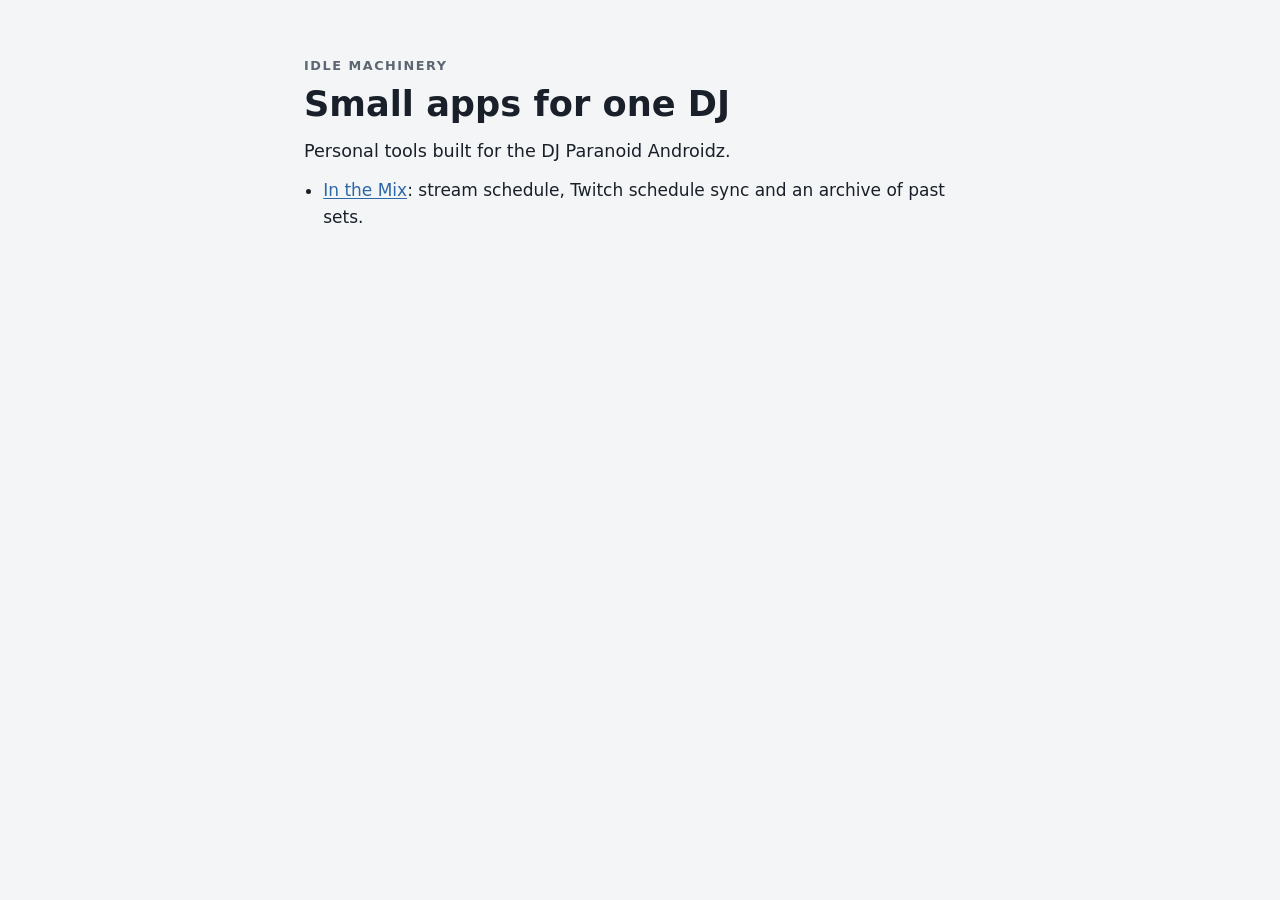
<file: index.html>
<!doctype html>
<html lang="en">
<head>
<meta charset="utf-8">
<meta name="viewport" content="width=device-width, initial-scale=1">
<title>Idle Machinery</title>
<link rel="stylesheet" href="site.css">
</head>
<body>
<main>
  <p class="eyebrow">Idle Machinery</p>
  <h1>Small apps for one DJ</h1>
  <p class="lede">Personal tools built for the DJ Paranoid Androidz.</p>
  <ul>
    <li><a href="in-the-mix/">In the Mix</a>: stream schedule, Twitch schedule sync and an archive of past sets.</li>
  </ul>
</main>
</body>
</html>
</file>
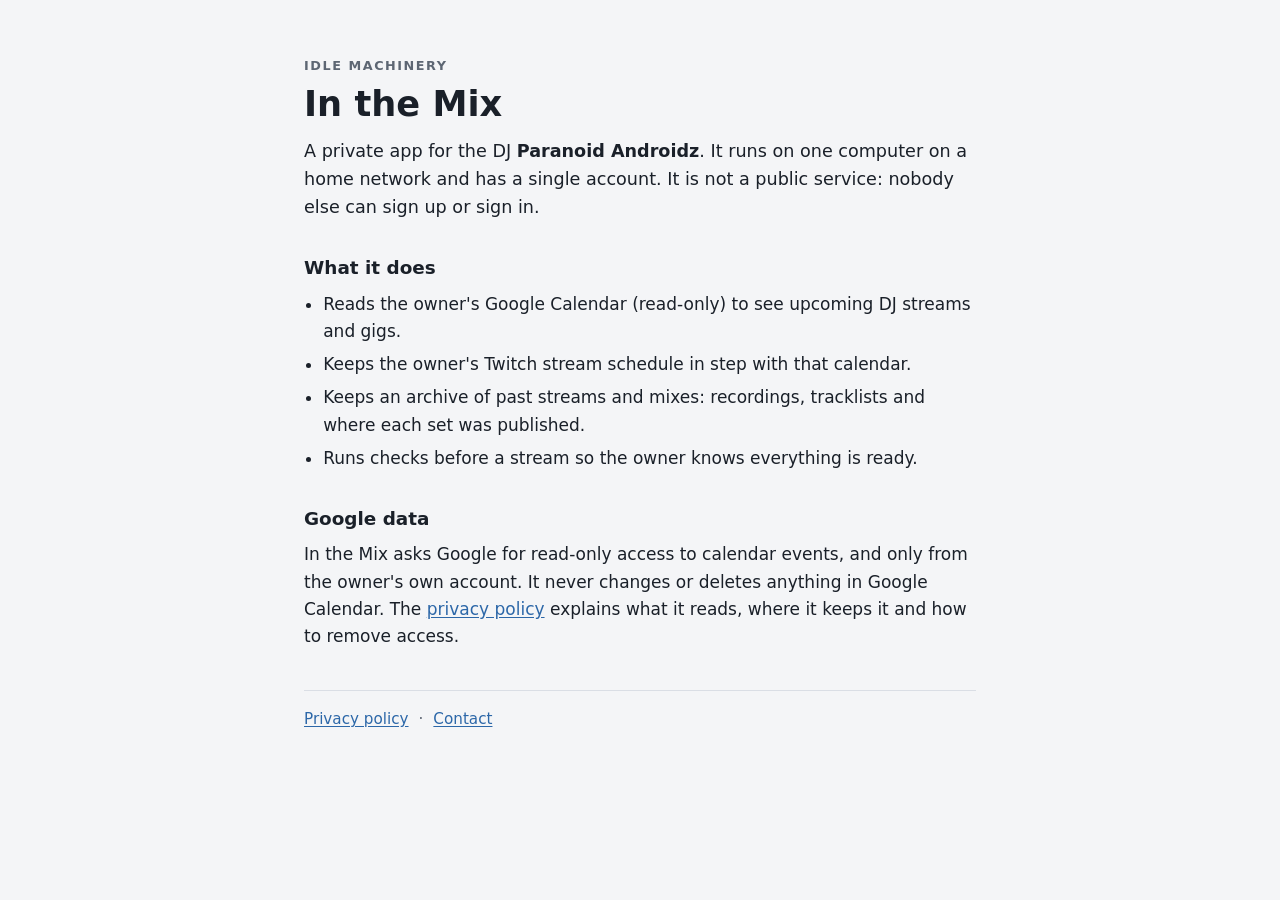
<file: in-the-mix/index.html>
<!doctype html>
<html lang="en">
<head>
<meta charset="utf-8">
<meta name="viewport" content="width=device-width, initial-scale=1">
<title>In the Mix</title>
<meta name="description" content="In the Mix is a private, single-user app for the DJ Paranoid Androidz: stream schedule, Twitch schedule sync and an archive of past sets.">
<link rel="stylesheet" href="../site.css">
</head>
<body>
<main>
  <p class="eyebrow">Idle Machinery</p>
  <h1>In the Mix</h1>
  <p class="lede">A private app for the DJ <strong>Paranoid Androidz</strong>. It runs on one computer on a home network and has a single account. It is not a public service: nobody else can sign up or sign in.</p>

  <h2>What it does</h2>
  <ul>
    <li>Reads the owner's Google Calendar (read-only) to see upcoming DJ streams and gigs.</li>
    <li>Keeps the owner's Twitch stream schedule in step with that calendar.</li>
    <li>Keeps an archive of past streams and mixes: recordings, tracklists and where each set was published.</li>
    <li>Runs checks before a stream so the owner knows everything is ready.</li>
  </ul>

  <h2>Google data</h2>
  <p>In the Mix asks Google for read-only access to calendar events, and only from the owner's own account. It never changes or deletes anything in Google Calendar. The <a href="privacy.html">privacy policy</a> explains what it reads, where it keeps it and how to remove access.</p>

  <footer>
    <a href="privacy.html">Privacy policy</a>
    <span aria-hidden="true">·</span>
    <a href="https://github.com/idlemachinery/idlemachinery.github.io/issues">Contact</a>
  </footer>
</main>
</body>
</html>
</file>
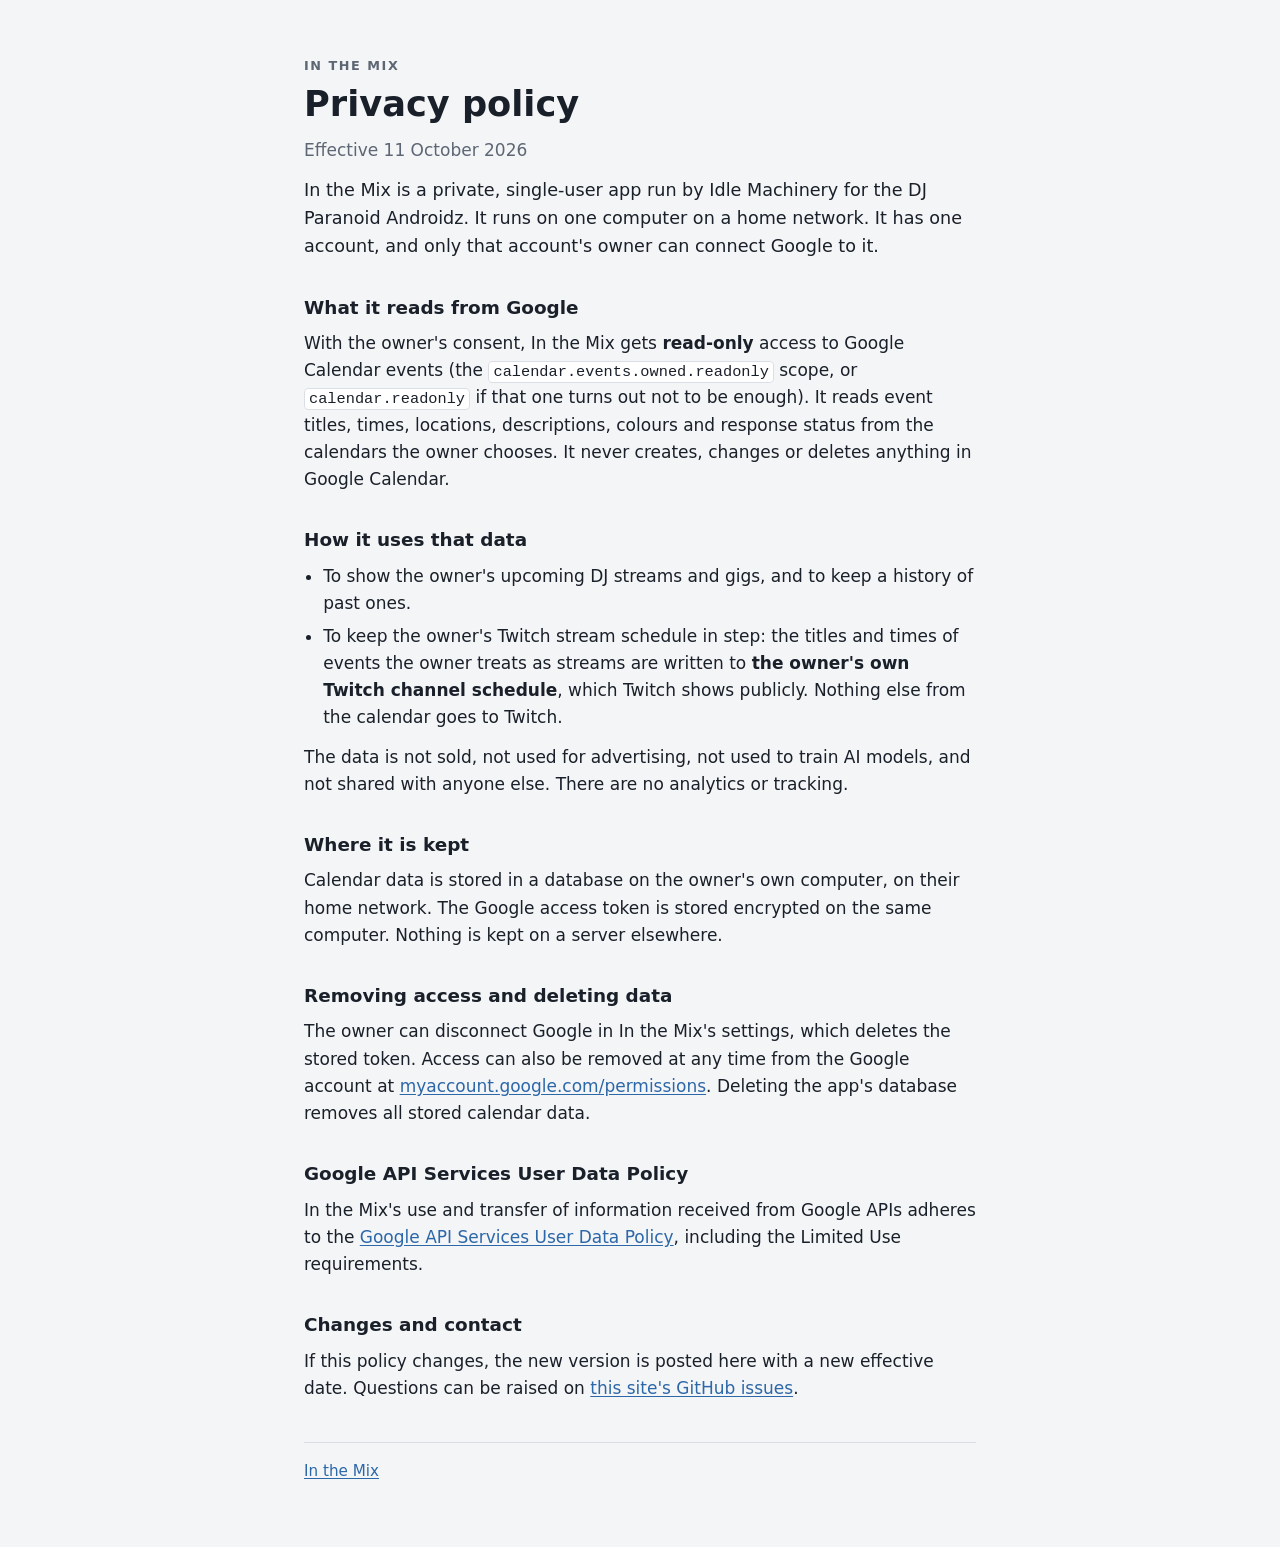
<file: in-the-mix/privacy.html>
<!doctype html>
<html lang="en">
<head>
<meta charset="utf-8">
<meta name="viewport" content="width=device-width, initial-scale=1">
<title>In the Mix privacy policy</title>
<meta name="description" content="How In the Mix uses the Google Calendar data it reads.">
<link rel="stylesheet" href="../site.css">
</head>
<body>
<main>
  <p class="eyebrow"><a href="./">In the Mix</a></p>
  <h1>Privacy policy</h1>
  <p class="muted">Effective 11 October 2026</p>

  <p class="lede">In the Mix is a private, single-user app run by Idle Machinery for the DJ Paranoid Androidz. It runs on one computer on a home network. It has one account, and only that account's owner can connect Google to it.</p>

  <h2>What it reads from Google</h2>
  <p>With the owner's consent, In the Mix gets <strong>read-only</strong> access to Google Calendar events (the <code>calendar.events.owned.readonly</code> scope, or <code>calendar.readonly</code> if that one turns out not to be enough). It reads event titles, times, locations, descriptions, colours and response status from the calendars the owner chooses. It never creates, changes or deletes anything in Google Calendar.</p>

  <h2>How it uses that data</h2>
  <ul>
    <li>To show the owner's upcoming DJ streams and gigs, and to keep a history of past ones.</li>
    <li>To keep the owner's Twitch stream schedule in step: the titles and times of events the owner treats as streams are written to <strong>the owner's own Twitch channel schedule</strong>, which Twitch shows publicly. Nothing else from the calendar goes to Twitch.</li>
  </ul>
  <p>The data is not sold, not used for advertising, not used to train AI models, and not shared with anyone else. There are no analytics or tracking.</p>

  <h2>Where it is kept</h2>
  <p>Calendar data is stored in a database on the owner's own computer, on their home network. The Google access token is stored encrypted on the same computer. Nothing is kept on a server elsewhere.</p>

  <h2>Removing access and deleting data</h2>
  <p>The owner can disconnect Google in In the Mix's settings, which deletes the stored token. Access can also be removed at any time from the Google account at <a href="https://myaccount.google.com/permissions">myaccount.google.com/permissions</a>. Deleting the app's database removes all stored calendar data.</p>

  <h2>Google API Services User Data Policy</h2>
  <p>In the Mix's use and transfer of information received from Google APIs adheres to the <a href="https://developers.google.com/terms/api-services-user-data-policy">Google API Services User Data Policy</a>, including the Limited Use requirements.</p>

  <h2>Changes and contact</h2>
  <p>If this policy changes, the new version is posted here with a new effective date. Questions can be raised on <a href="https://github.com/idlemachinery/idlemachinery.github.io/issues">this site's GitHub issues</a>.</p>

  <footer>
    <a href="./">In the Mix</a>
  </footer>
</main>
</body>
</html>
</file>
<file: site.css>
/* Idle Machinery pages: one quiet column, system fonts, light and dark */
:root {
  --bg: #f4f5f7; --surface: #ffffff; --ink: #1a2029; --muted: #5d6673; --line: #dadee5; --accent: #2c67a8;
  color-scheme: light;
}
@media (prefers-color-scheme: dark) {
  :root { --bg: #11151b; --surface: #171d25; --ink: #e5e9ef; --muted: #9aa4b2; --line: #2a323e; --accent: #79aeea; color-scheme: dark; }
}
* { box-sizing: border-box; }
body { margin: 0; background: var(--bg); color: var(--ink); font: 17px/1.6 system-ui, -apple-system, "Segoe UI", Roboto, sans-serif; padding: 0 16px; }
main { max-width: 42rem; margin: 0 auto; padding-block: 56px 64px; }
h1 { font-size: 2.2rem; line-height: 1.15; margin: 0 0 12px; text-wrap: balance; }
h2 { font-size: 1.15rem; margin: 32px 0 8px; }
p, ul { margin: 0 0 12px; }
ul { padding-left: 1.2rem; }
li { margin-bottom: 6px; }
a { color: var(--accent); text-underline-offset: 2px; }
a:focus-visible { outline: 2px solid var(--accent); outline-offset: 2px; border-radius: 2px; }
code { font: .9em ui-monospace, "Cascadia Mono", Consolas, monospace; background: var(--surface); border: 1px solid var(--line); border-radius: 4px; padding: 1px 4px; word-break: break-word; }
.eyebrow { font-size: .8rem; font-weight: 600; letter-spacing: .12em; text-transform: uppercase; color: var(--muted); margin-bottom: 8px; }
.eyebrow a { color: inherit; text-decoration: none; }
.lede { font-size: 1.1rem; }
.muted { color: var(--muted); }
footer { margin-top: 40px; padding-top: 16px; border-top: 1px solid var(--line); display: flex; gap: 10px; flex-wrap: wrap; font-size: .95rem; color: var(--muted); }
</file>
